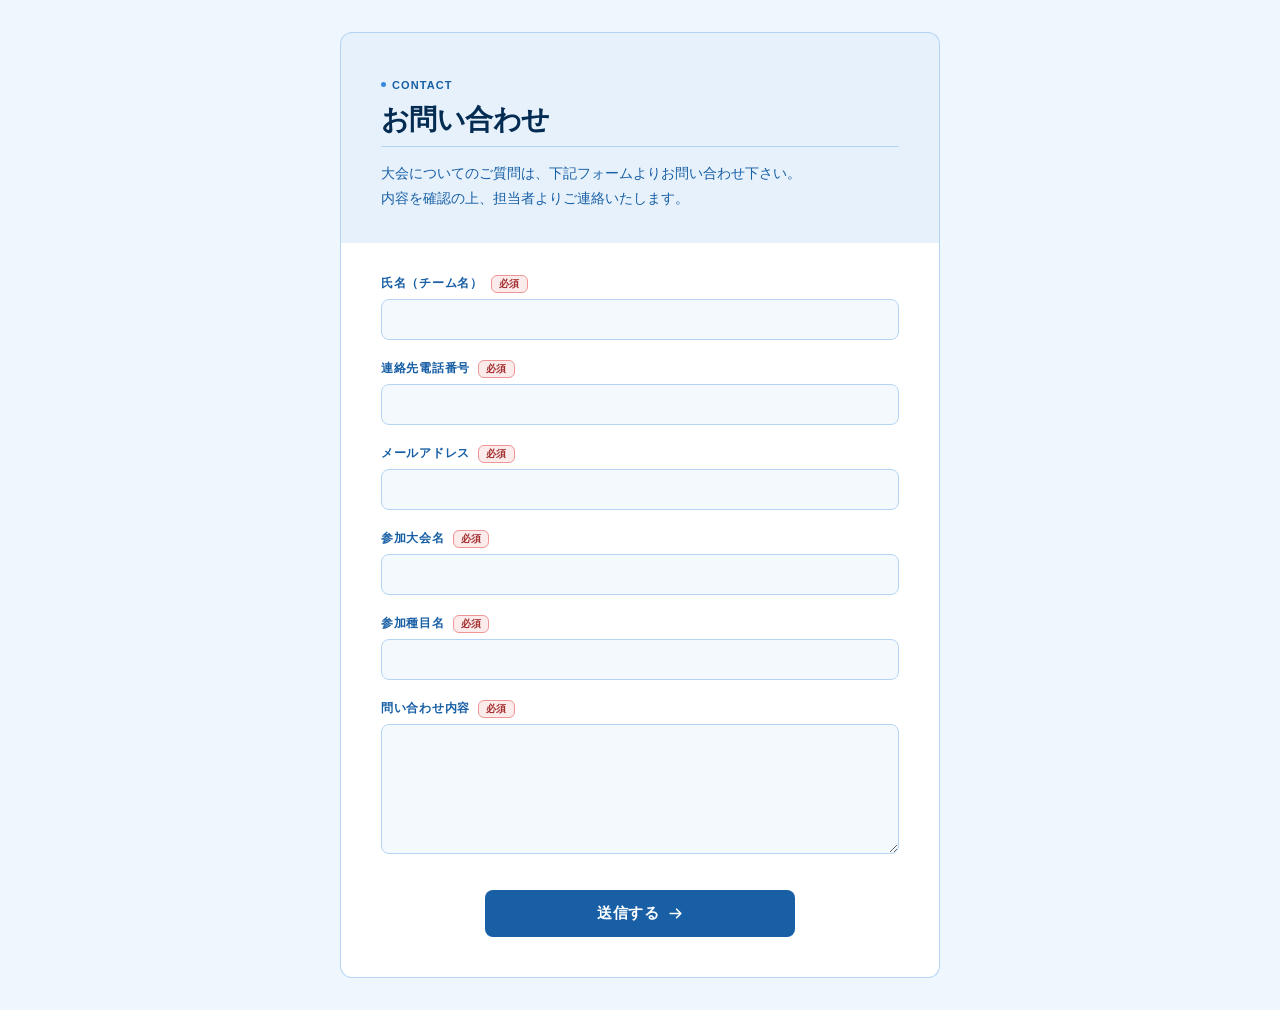
<file: contact/contact.html>
<!DOCTYPE html>
<html lang="ja">
<head>
  <meta charset="UTF-8" />
  <meta name="viewport" content="width=device-width, initial-scale=1.0" />
  <title>お問い合わせ</title>
  <link rel="stylesheet" href="contact-style.css" />
</head>
<body>

  <div class="page">
    <div class="page-hero">
      <div class="hero-eyebrow">
        <span class="hero-eyebrow-dot"></span>
        Contact
      </div>
      <p class="hero-title">お問い合わせ</p>
      <div class="hero-divider"></div>
      <p class="hero-desc">
        大会についてのご質問は、下記フォームよりお問い合わせ下さい。<br>
        内容を確認の上、担当者よりご連絡いたします。
      </p>
    </div>

    <div class="form-card">
      <form id="cf-form" action="send.php" method="POST">

        <div class="cf-group">
          <div class="cf-label-row">
            <label class="cf-label" for="cf-name">氏名（チーム名）</label>
            <span class="cf-badge">必須</span>
          </div>
          <input class="cf-input" id="cf-name" name="name" type="text" autocomplete="name" />
        </div>

        <div class="cf-group">
          <div class="cf-label-row">
            <label class="cf-label" for="cf-tel">連絡先電話番号</label>
            <span class="cf-badge">必須</span>
          </div>
          <input class="cf-input" id="cf-tel" name="tel" type="tel" autocomplete="tel" />
        </div>

        <div class="cf-group">
          <div class="cf-label-row">
            <label class="cf-label" for="cf-email">メールアドレス</label>
            <span class="cf-badge">必須</span>
          </div>
          <input class="cf-input" id="cf-email" name="email" type="email" autocomplete="email" />
        </div>

        <div class="cf-group">
          <div class="cf-label-row">
            <label class="cf-label" for="cf-tournament">参加大会名</label>
            <span class="cf-badge">必須</span>
          </div>
          <input class="cf-input" id="cf-tournament" name="tournament" type="text" />
        </div>

        <div class="cf-group">
          <div class="cf-label-row">
            <label class="cf-label" for="cf-event">参加種目名</label>
            <span class="cf-badge">必須</span>
          </div>
          <input class="cf-input" id="cf-event" name="event" type="text" />
        </div>

        <div class="cf-group">
          <div class="cf-label-row">
            <label class="cf-label" for="cf-message">問い合わせ内容</label>
            <span class="cf-badge">必須</span>
          </div>
          <textarea class="cf-textarea" id="cf-message" name="message"></textarea>
        </div>

        <div class="cf-footer">
          <button class="cf-btn" type="submit" onclick="return handleSubmit()">
            送信する
            <svg width="15" height="15" viewBox="0 0 14 14" fill="none">
              <path d="M2 7h10M8 3l4 4-4 4" stroke="#ffffff" stroke-width="1.5" stroke-linecap="round" stroke-linejoin="round"/>
            </svg>
          </button>
        </div>

      </form>

      <div class="cf-success" id="cf-success">
        <div class="cf-success-icon">
          <svg width="24" height="24" viewBox="0 0 24 24" fill="none">
            <path d="M4 12l6 6 10-10" stroke="#3B6D11" stroke-width="2.2" stroke-linecap="round" stroke-linejoin="round"/>
          </svg>
        </div>
        <p class="cf-success-title">送信が完了しました</p>
        <p class="cf-success-msg">内容を確認の上、担当者よりご連絡いたします。</p>
      </div>
    </div>
  </div>

<script>
function handleSubmit() {
  var fields = [
    { id: 'cf-name',       label: '氏名（チーム名）' },
    { id: 'cf-tel',        label: '連絡先電話番号' },
    { id: 'cf-email',      label: 'メールアドレス' },
    { id: 'cf-tournament', label: '参加大会名' },
    { id: 'cf-event',      label: '参加種目名' },
    { id: 'cf-message',    label: '問い合わせ内容' }
  ];

  var hasError = false;

  fields.forEach(function(f) {
    var el = document.getElementById(f.id);
    el.classList.remove('error');

    if (!el.value.trim()) {
      el.classList.add('error');
      hasError = true;
    }
  });

  if (hasError) {
    alert('必須項目をすべて入力してください。');
    return false;
  }

  return true;
}
</script>

</body>
</html>
</file>
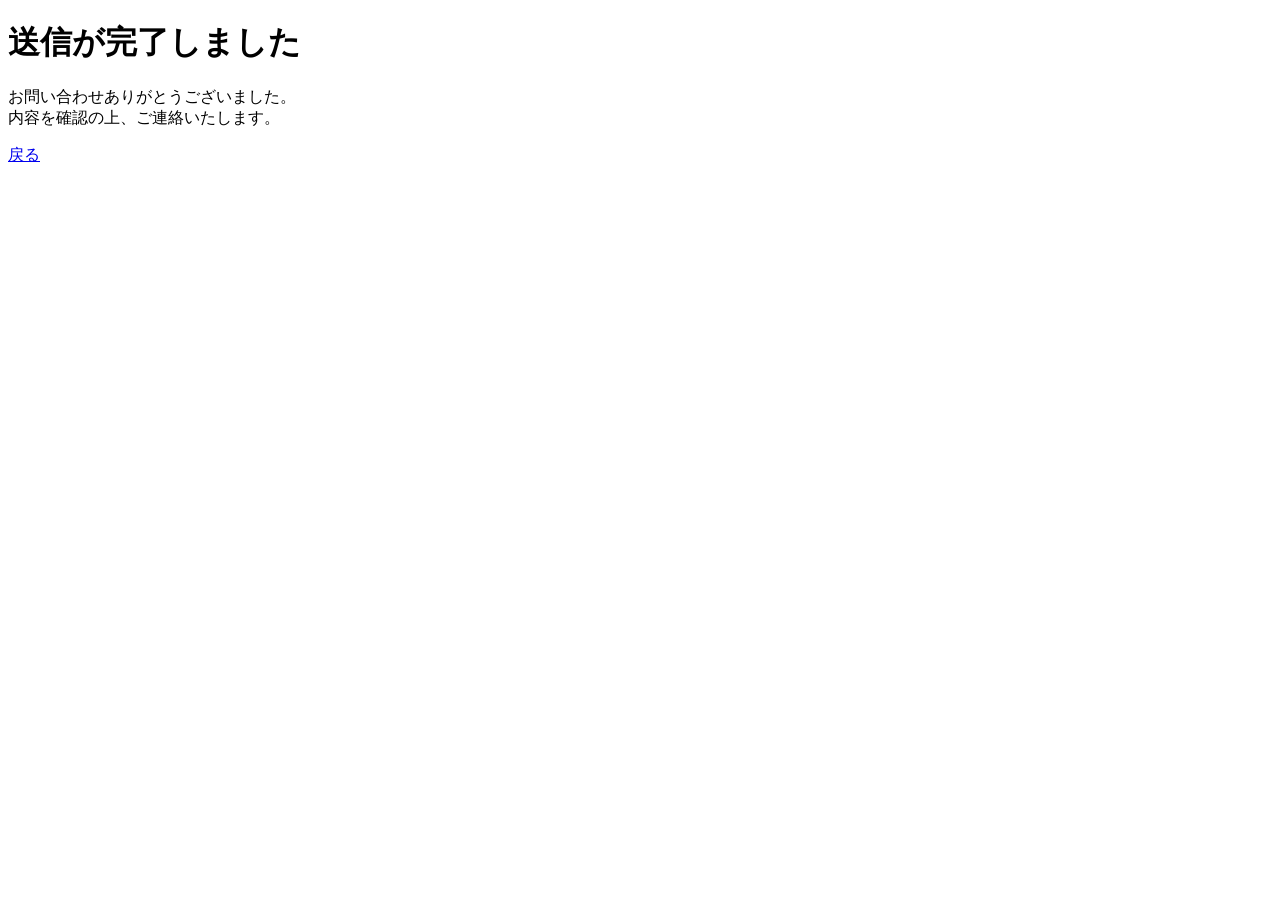
<file: contact/thanks.html>
<!DOCTYPE html>
<html lang="ja">
<head>
  <meta charset="UTF-8">
  <title>送信完了</title>
</head>
<body>

  <h1>送信が完了しました</h1>
  <p>お問い合わせありがとうございました。<br>
  内容を確認の上、ご連絡いたします。</p>

  <a href="contact.html">戻る</a>

</body>
</html>
</file>
<file: contact/contact-style.css>
*, *::before, *::after { box-sizing: border-box; margin: 0; padding: 0; }

body {
  font-family: -apple-system, BlinkMacSystemFont, "Hiragino Kaku Gothic ProN", "Hiragino Sans", Meiryo, sans-serif;
  background: #f0f6fd;
  min-height: 100vh;
  padding: 2rem 1rem;
  color: #1a1a1a;
}

.page {
  max-width: 600px;
  margin: 0 auto;
}

/* ヘッダー */
.page-hero {
  background: #E6F1FB;
  border-radius: 12px 12px 0 0;
  padding: 2.5rem 2.5rem 2rem;
  border: 0.5px solid #B5D4F4;
  border-bottom: none;
}

.hero-eyebrow {
  display: inline-flex;
  align-items: center;
  gap: 6px;
  font-size: 11px;
  font-weight: 600;
  letter-spacing: 0.1em;
  text-transform: uppercase;
  color: #185FA5;
  margin-bottom: 12px;
}

.hero-eyebrow-dot {
  width: 5px;
  height: 5px;
  border-radius: 50%;
  background: #378ADD;
  flex-shrink: 0;
}

.hero-title {
  font-size: 28px;
  font-weight: 600;
  color: #042C53;
  margin-bottom: 10px;
  letter-spacing: -0.02em;
  line-height: 1.2;
}

.hero-divider {
  width: 100%;
  height: 0.5px;
  background: #B5D4F4;
  margin: 4px 0 0;
}

.hero-desc {
  font-size: 14px;
  color: #185FA5;
  margin-top: 14px;
  line-height: 1.8;
}

/* フォームカード */
.form-card {
  background: #ffffff;
  border: 0.5px solid #B5D4F4;
  border-top: none;
  border-radius: 0 0 12px 12px;
  padding: 2rem 2.5rem 2.5rem;
}

/* 各フィールド */
.cf-group {
  margin-bottom: 1.25rem;
}

.cf-label-row {
  display: flex;
  align-items: center;
  gap: 8px;
  margin-bottom: 6px;
}

.cf-label {
  font-size: 12px;
  font-weight: 600;
  color: #185FA5;
  letter-spacing: 0.06em;
  text-transform: uppercase;
}

.cf-badge {
  font-size: 10px;
  font-weight: 600;
  color: #A32D2D;
  background: #FCEBEB;
  border: 0.5px solid #F09595;
  border-radius: 6px;
  padding: 1px 7px;
  letter-spacing: 0.04em;
}

.cf-input,
.cf-textarea {
  width: 100%;
  font-size: 15px;
  color: #1a1a1a;
  background: #F4F9FE;
  border: 0.5px solid #B5D4F4;
  border-radius: 8px;
  padding: 11px 14px;
  font-family: inherit;
  outline: none;
  transition: border-color 0.15s, box-shadow 0.15s;
  appearance: none;
  -webkit-appearance: none;
}

.cf-input:focus,
.cf-textarea:focus {
  border-color: #378ADD;
  box-shadow: 0 0 0 3px rgba(55, 138, 221, 0.12);
}

.cf-input.error,
.cf-textarea.error {
  border-color: #E24B4A;
  box-shadow: 0 0 0 3px rgba(226, 75, 74, 0.1);
}

.cf-textarea {
  resize: vertical;
  min-height: 130px;
  line-height: 1.7;
}

/* 送信ボタン */
.cf-footer {
  display: flex;
  justify-content: center;
  margin-top: 2rem;
}

.cf-btn {
  display: inline-flex;
  align-items: center;
  justify-content: center;
  gap: 8px;
  width: 60%;
  padding: 14px 0;
  font-size: 15px;
  font-weight: 600;
  font-family: inherit;
  color: #ffffff;
  background-color: #185FA5;
  border: none;
  border-radius: 8px;
  cursor: pointer;
  letter-spacing: 0.04em;
  transition: opacity 0.15s, transform 0.1s;
}

.cf-btn:hover { opacity: 0.85; }
.cf-btn:active { transform: scale(0.98); }

.cf-btn svg {
  flex-shrink: 0;
}

/* 送信完了メッセージ */
.cf-success {
  display: none;
  text-align: center;
  padding: 3rem 0 2rem;
}

.cf-success-icon {
  width: 52px;
  height: 52px;
  border-radius: 50%;
  background: #EAF3DE;
  display: inline-flex;
  align-items: center;
  justify-content: center;
  margin-bottom: 16px;
}

.cf-success-title {
  font-size: 18px;
  font-weight: 600;
  color: #1a1a1a;
  margin-bottom: 8px;
}

.cf-success-msg {
  font-size: 14px;
  color: #555;
  line-height: 1.8;
}

/* スマホ対応 */
@media (max-width: 480px) {
  body {
    padding: 1rem 0.75rem;
  }

  .page-hero {
    padding: 2rem 1.25rem 1.5rem;
  }

  .hero-title {
    font-size: 22px;
  }

  .form-card {
    padding: 1.5rem 1.25rem 2rem;
  }

  .cf-btn {
    width: 80%;
    font-size: 15px;
  }
}
</file>
